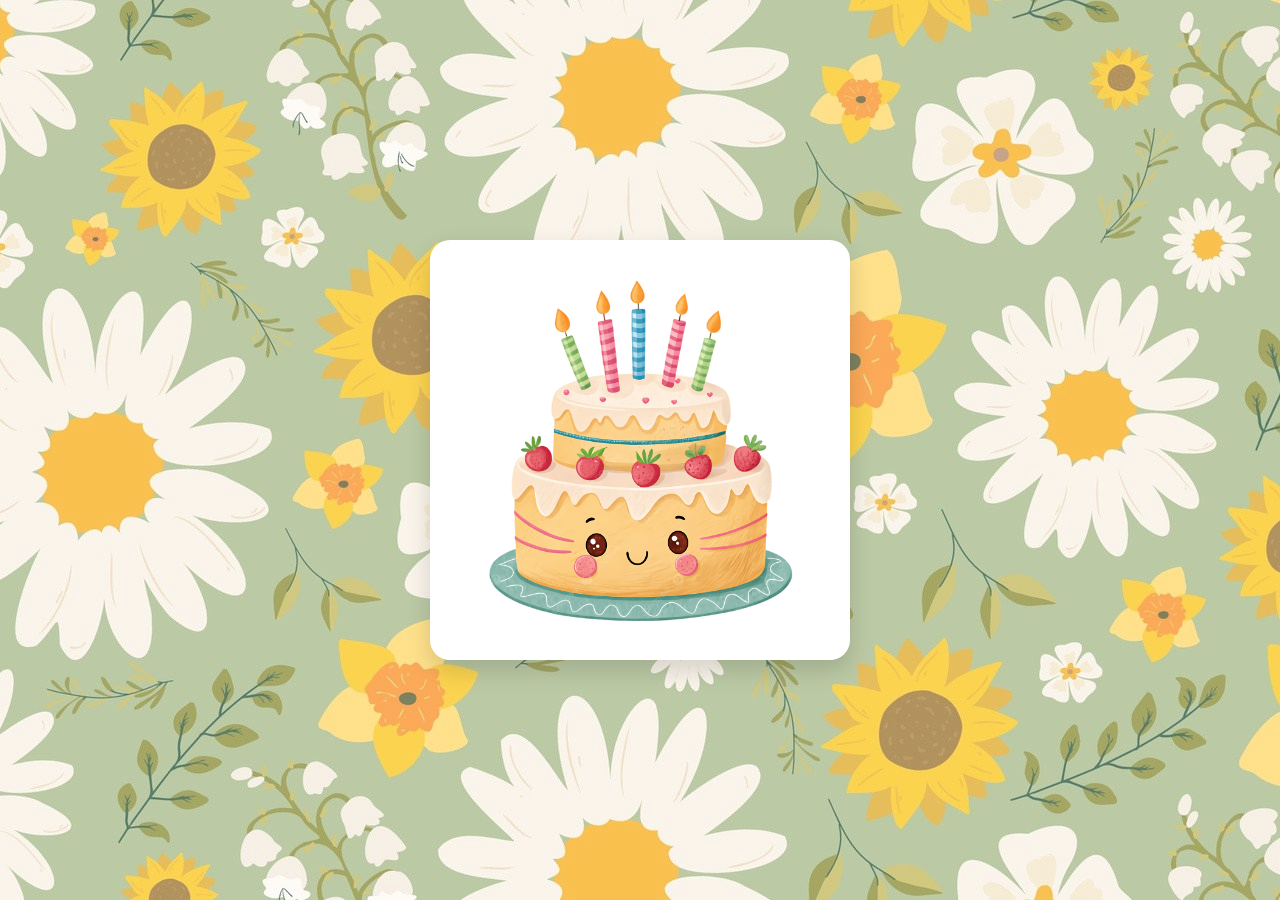
<file: hbdw/index.html>
<!DOCTYPE html>
<html lang="en">
<head>
  <meta charset="UTF-8">
  <meta name="viewport" content="width=device-width, initial-scale=1.0">
  <title>Happy Birthday</title>

  
  <link href="https://fonts.googleapis.com/css2?family=Baloo+2:wght@400;500;600;700&display=swap" rel="stylesheet">
  <link rel="stylesheet" href="arf.css">
</head>
<body>

<!-- GLOBAL BACK BUTTON -->
<button id="globalBack" onclick="goBack()">❮</button>


<audio id="bg-music" src="bg.mp3" loop></audio>
<audio id="song" src="wv.mp3"></audio>

<div class="container">


<section id="v1" class="active">
  <div class="card">
    <img src="img/cake.png" class="cake" onclick="next(2)">
  </div>
</section>


<section id="v2">
  <div class="card">
    <img src="img/0.1.png">
     <h2 class="main-title">Happy 24th Birthday Alyssa!!!</h2>

     <p class="sub-title">
      aka samsam aka fyang aka darcy ૮ ˶ᵔ ᵕ ᵔ˶ ა
    </p>
    
    <button onclick="next(3)">Next</button>
  </div>
</section>

<!-- 3 -->
<section id="v3">
  <div class="card">
    <p>our only photos together lol (I carried)</p>
  </div>

  <div class="v3-images">
    <img src="img/1.jpg">
    <img src="img/2.jpg">
    <img src="img/3.jpg">
  </div>

  <button onclick="next(4)">Next</button>
</section>


<section id="v4">

  <div class="music-player">

    <div class="player-top">
      <img src="img/n2.jpg" class="cover-art">

      <div class="song-info">
        <h2>your favourite song</h2>
        <p>???</p>
      </div>
    </div>

    <!-- PROGRESS -->
    <div class="progress-area">
      <span id="currentTime">0:00</span>

      <div class="progress-bar" onclick="seekSong(event)">
        <div class="progress"></div>
      </div>

      <span id="duration">0:00</span>
    </div>

    <!-- CONTROLS -->
    <div class="music-controls">
      <button class="music-btn play-btn" onclick="toggleSong()" id="playBtn">
        ▶
      </button>
    </div>

  </div>

  <button onclick="next(5)">Next</button>
</section>


<section id="v5">
  <img src="img/envelope.1.png" class="envelope">

  <div class="btn-group">
    <button onclick="next(7)">Open it</button>
    <button onclick="next(6)">No no</button>
  </div>
</section>


<section id="v6">
  <div class="card">
    <img src="img/n1pro.jpg">
    <p>awh.. open mo na te, ples ૮(˶ㅠ︿ㅠ)ა</p>
    <button onclick="next(5)">again ദ്ദി(˵ •̀ ᴗ - ˵ ) ✧</button>
  </div>
</section>


<section id="v7">
  <div class="card big">
    <p>
      happy birthday so much, te. I wish you nothing but the best in life tsaka ano basta live long and prosper. tbh, walang idea na pumapasok sa caveman brain ko rn so ta-type ko nalang kung ano dumaan sa isip ko. I'm not sure if most people are aware of the effect that they have on others or at least the extent of which sometimes, even the smallest gestures could actually mean a lot to someone. handing out a handwritten letter that expresses care and regard to a stranger, talking to that same stranger and being friends with them is another level of ... I guess kindness that most people don’t really show anymore. I'm not the best at showing gratitude or appreciation nor accepting them but when I simply say "thanks", it comes from the bottom of my heart. some people enter your life loudly while others just slowly become part of your routine until one day you realize things would feel emptier without them there and you’re probably the second kind. soooo sana hindi magbago yung nature mo and always change for the better. more birthdays and blessings to come. I hope life treats you gently and gives you more of the things that make you feel at peace.
happy birthday again, te. take care always.
    </p>
  </div>

  <button onclick="next(8)">Next</button>
</section>


<section id="v8">
  <div class="card">
    <h2>Numbers 6:24-26</h2>
    <p>
      "The Lord bless you
    and keep you;
     the Lord make his face shine on you
    and be gracious to you;
     the Lord turn his face toward you
    and give you peace."
    </p>
    <button onclick="restart()">Start Over (˶ᵔ ᵕ ᵔ˶)</button>
  </div>
</section>

</div>

<script src="rawr.js"></script>
</body>
</html>
</file>
<file: hbdw/arf.css>
body {
  margin: 0;
  font-family: 'Baloo 2', cursive;
  color: #66bb6a;
  overflow: hidden;
}


body::before {
  content: "";
  position: fixed;
  inset: 0;
  background: url("./img/background.jpg") no-repeat center center;
  background-size: cover;
  z-index: -2;
}

body::after {
  content: "";
  position: fixed;
  inset: 0;
  background: rgba(255, 255, 255, 0.3);
  z-index: -1;
}

/* GLOBAL BACK BUTTON */
#globalBack {
  position: fixed;
  top: 20px;
  left: 20px;
  z-index: 1000;

  width: 45px;
  height: 45px;
  padding: 0;

  border-radius: 50%; 
  border: none;
  background: #66bb6a;
  color: white;
  font-size: 20px;

  display: flex;
  align-items: center;
  justify-content: center;

  cursor: pointer;
  display: none;
}

#globalBack:hover {
  transform: scale(1.1);
}

/* LAYOUT */
.container {
  height: 100vh;
  display: flex;
  justify-content: center;
  align-items: center;
}


section {
  position: absolute;
  top: 50%;
  left: 50%;
  transform: translate(-50%, -65%) scale(0.92);
  opacity: 0;
  transition: 
    opacity 0.65s ease,
    transform 0.65s cubic-bezier(0.22, 1, 0.36, 1);
  width: 90%;
  max-width: 420px;
  text-align: center;
  pointer-events: none;
}

section.active {
  opacity: 1;
  transform: translate(-50%, -50%) scale(1);
  pointer-events: auto;
}

/* CARDS */
.card {
  background: white;
  padding: 20px;
  border-radius: 20px;
  box-shadow: 0 10px 25px rgba(0,0,0,0.15);
  display: flex;
  flex-direction: column;
  align-items: center;
  gap: 10px;
}

.card.big {
  height: 300px;
  overflow-y: auto;
}

/* TEXT */
p {
  font-weight: 500;
  line-height: 1.5;
}

h1, h2 {
  font-weight: 700;
}

p, h1, h2 {
  color: #66bb6a;
}

.main-title {
  font-size: 30px;
  font-weight: 700;
  margin: 10px 0 5px 0;
}

.sub-title {
  font-size: 20px;
  font-weight: 500;
  opacity: 0.75;
  margin: 0 0 10px 0;
  line-height: 1.4;
}

/* IMAGES */
.card img {
  width: 100%;
  height: auto;
  object-fit: cover;
  border-radius: 15px;
}


#v2 img {
  animation: bounceTimed 1.5s infinite;
}

@keyframes bounceTimed {
  0%, 70%, 100% { transform: translateY(0); }
  80% { transform: translateY(-14px); }
  90% { transform: translateY(4px); }
}

/* CAKE */
.cake {
  width: 240px;
  cursor: pointer;
  transition: transform 0.3s ease;
}

.cake:hover {
  transform: scale(1.1) rotate(-2deg);
}

/* V3 IMAGES */
.v3-images {
  display: grid;
  grid-template-columns: repeat(3, 1fr);
  gap: 10px;
  margin: 15px 0;
}

.v3-images img {
  width: 100%;
  height: 140px;
  object-fit: cover;
  border-radius: 15px;
  transition: transform 0.35s ease, box-shadow 0.35s ease;
}

.v3-images img:hover {
  transform: scale(1.05);
  z-index: 2;
  box-shadow: 0 10px 20px rgba(0,0,0,0.25);
}

/* 🎵 MUSIC PLAYER */
.music-player {
  background: rgba(255,255,255,0.95);
  padding: 22px;
  border-radius: 24px;
  box-shadow: 0 10px 25px rgba(0,0,0,0.15);
  backdrop-filter: blur(8px);
}

.player-top {
  display: flex;
  align-items: center;
  gap: 15px;
}

.cover-art {
  width: 95px;
  height: 95px;
  object-fit: cover;
  border-radius: 18px;
  box-shadow: 0 5px 15px rgba(0,0,0,0.2);
}

.song-info {
  text-align: left;
}

.song-info h2 {
  margin: 0;
  font-size: 22px;
}

.song-info p {
  margin-top: 6px;
  opacity: 0.7;
}


.progress-area {
  display: flex;
  align-items: center;
  gap: 10px;
  margin-top: 20px;
}

.progress-area span {
  font-size: 14px;
  min-width: 35px;
}

.progress-bar {
  flex: 1;
  height: 8px;
  background: #d8f0da;
  border-radius: 20px;
  overflow: hidden;
  cursor: pointer;
}

.progress {
  width: 0%;
  height: 100%;
  background: #66bb6a;
  border-radius: 20px;
}

/* CONTROLS */
.music-controls {
  margin-top: 22px;
  display: flex;
  justify-content: center;
}

.music-btn {
  width: 70px;
  height: 70px;
  border-radius: 50%;
  font-size: 24px;
  background: #66bb6a;
  color: white;
  border: none;
  cursor: pointer;
  transition: all 0.25s ease;
}

.music-btn:hover {
  transform: scale(1.08);
  box-shadow: 0 6px 18px rgba(0,0,0,0.2);
}

/* ENVELOPE */
.envelope {
  width: 240px;
  margin: 20px auto;
  display: block;
  cursor: pointer;
  transition: transform 0.3s ease;
}

.envelope:hover {
  transform: scale(1.08);
}

/* BUTTON GROUP */
.btn-group {
  display: flex;
  justify-content: center;
  gap: 15px;
}

/* BUTTONS */
button {
  margin-top: 15px;
  padding: 10px 20px;
  border: none;
  border-radius: 12px;
  background: #66bb6a;
  color: white;
  font-weight: 600;
  transition: all 0.25s ease;
  cursor: pointer;
}

button:hover {
  transform: scale(1.08);
  box-shadow: 0 6px 15px rgba(0,0,0,0.2);
}

button:active {
  transform: scale(0.95);
}


.confetti {
  position: fixed;
  top: -10px;
  border-radius: 2px;
  animation: confettiFall linear forwards;
}

@keyframes confettiFall {
  to {
    transform: translateY(110vh) rotate(720deg);
  }
}
</file>
